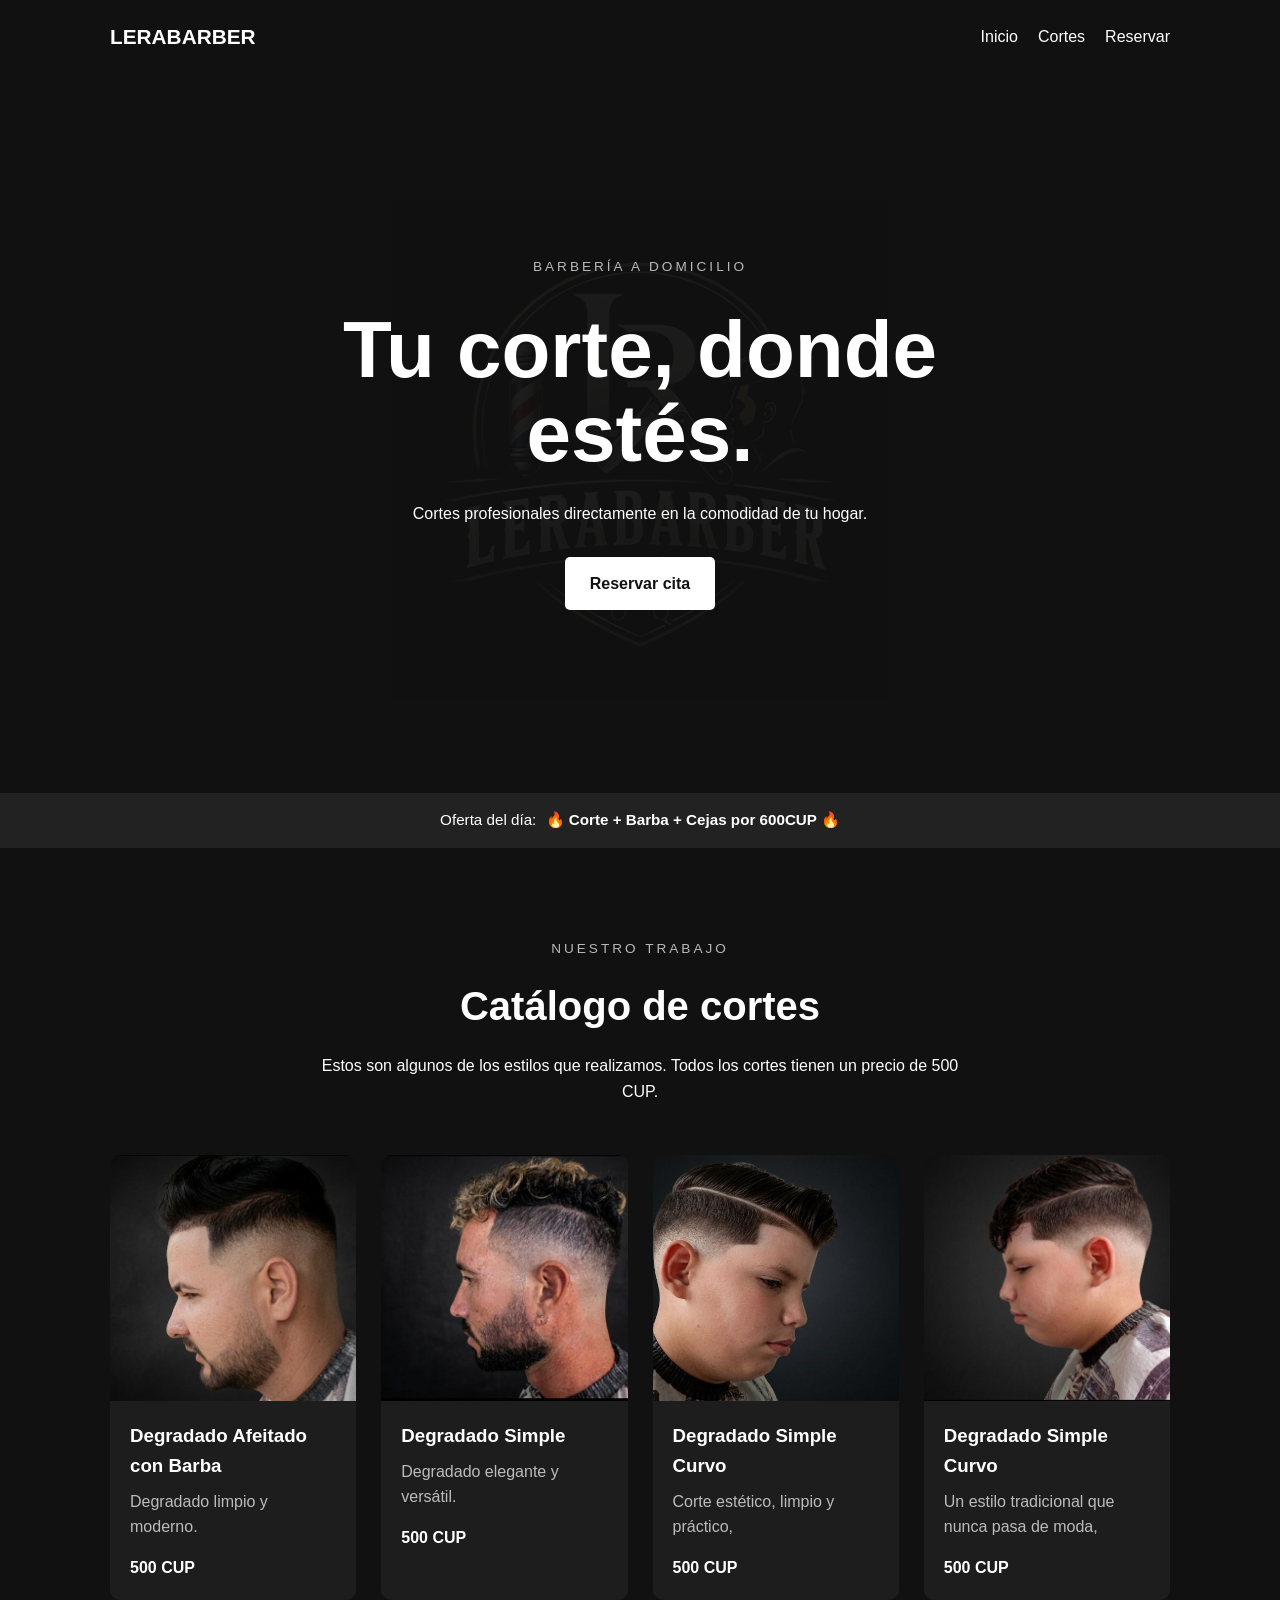
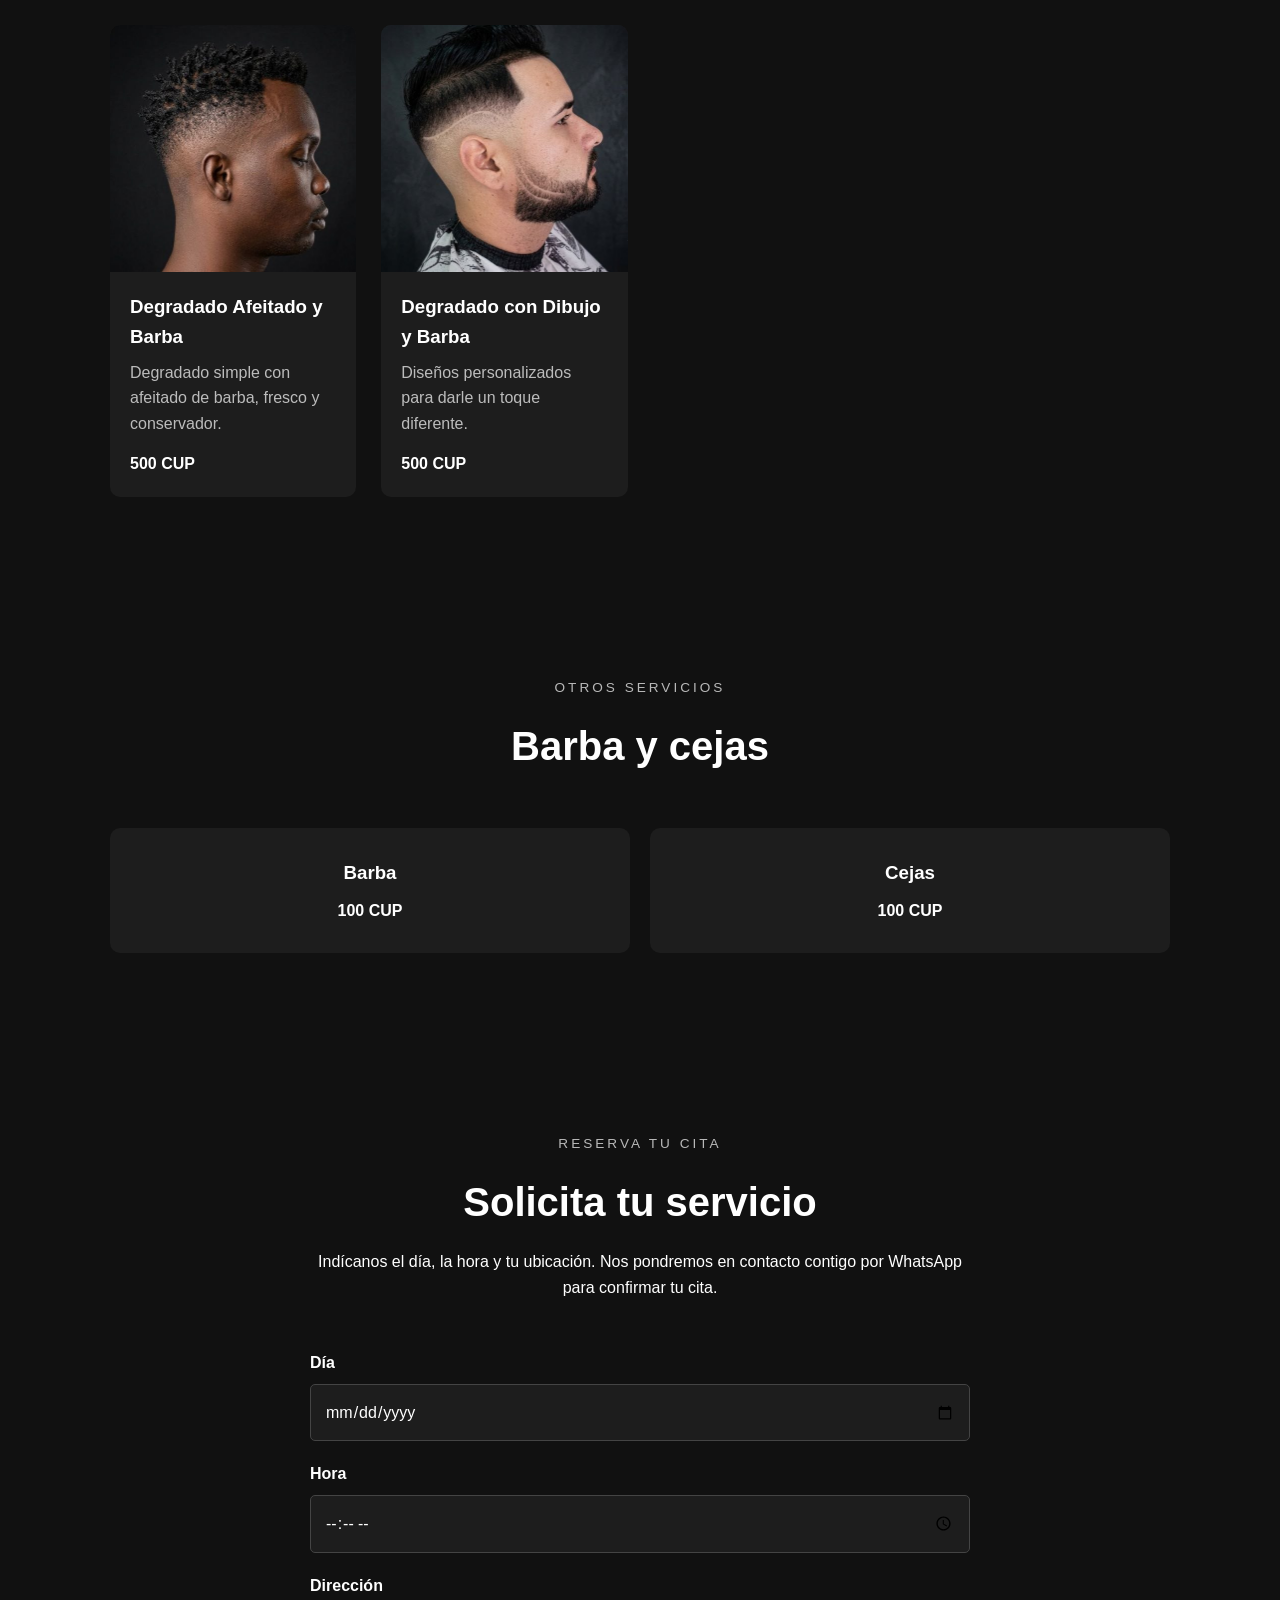
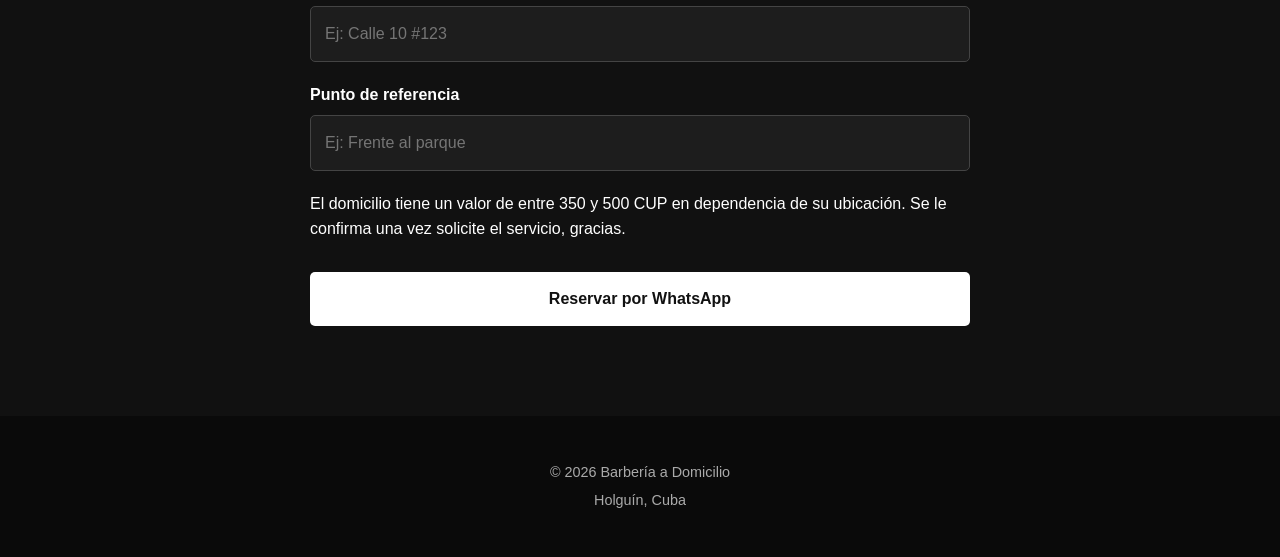
<file: index.html>
<!DOCTYPE html>
<html lang="es">
<head>
    <meta charset="UTF-8">
    <meta name="viewport" content="width=device-width, initial-scale=1.0">

    <title>Barbería a Domicilio en Holguín | LERABARBER</title>

    <meta name="description" content="Barbería a domicilio en Holguín, Cuba. Cortes de cabello profesionales, barba y cejas directamente en tu hogar. Reserva tu cita por WhatsApp.">

    <meta name="robots" content="index, follow">

    <link rel="canonical" href="https://lerabarber.yoanp7981.workers.dev/">

    <link rel="stylesheet" href="css/style.css">
    <script type="application/ld+json">
{
    "@context": "https://schema.org",
    "@type": "Barbershop",
    "name": "LERABARBER",
    "description": "Barbería a domicilio en Holguín, Cuba. Cortes de cabello, barba y cejas.",
    "url": "https://lerabarber.yoanp7981.workers.dev/",
    "telephone": "+5350158993",
    "areaServed": {
        "@type": "City",
        "name": "Holguín"
    },
    "address": {
        "@type": "PostalAddress",
        "addressLocality": "Holguín",
        "addressCountry": "CU"
    },
    "priceRange": "$$",
    "currenciesAccepted": "CUP"
}
</script>

</head>

<body>

    <!-- NAVEGACIÓN -->
    <header>
        <nav>
            <div class="logo">
                LERABARBER
            </div>

            <ul class="nav-links">
                <li><a href="#inicio">Inicio</a></li>
                <li><a href="#cortes">Cortes</a></li>
                <li><a href="#reserva">Reservar</a></li>
            </ul>
        </nav>
    </header>


    <!-- HERO / INICIO -->
    <main>

        <section id="inicio" class="hero">
            <div class="hero-content">

                <p class="hero-subtitle">
                    BARBERÍA A DOMICILIO
                </p>

                <h1>
                    Tu corte, donde estés.
                </h1>

                <p>
                    Cortes profesionales directamente en la comodidad de tu hogar.
                </p>

                <a href="#reserva" class="btn">
                    Reservar cita
                </a>

            </div>
        </section>


        <!-- OFERTA DEL DÍA -->
        <section class="daily-offer">

            <p>
                Oferta del día:
                <strong id="daily-offer-text">Próximamente</strong>
            </p>

        </section>


        <!-- CATÁLOGO -->
        <section id="cortes" class="cuts-section">

            <div class="section-header">
                <p class="section-subtitle">
                    NUESTRO TRABAJO
                </p>

                <h2>
                    Catálogo de cortes
                </h2>

                <p>
                    Estos son algunos de los estilos que realizamos.
                    Todos los cortes tienen un precio de 500 CUP.
                </p>
            </div>


            <div id="cuts-container" class="cuts-container">

                <!-- Los cortes se cargarán mediante JavaScript -->

            </div>

        </section>


        <!-- SERVICIOS -->
        <section class="services-section">

            <div class="section-header">

                <p class="section-subtitle">
                    OTROS SERVICIOS
                </p>

                <h2>
                    Barba y cejas
                </h2>

            </div>


            <div class="services-container">

                <div class="service-card">
                    <h3>Barba</h3>
                    <p>100 CUP</p>
                </div>

                <div class="service-card">
                    <h3>Cejas</h3>
                    <p>100 CUP</p>
                </div>

            </div>

        </section>


        <!-- RESERVA -->
        <section id="reserva" class="booking-section">

            <div class="section-header">

                <p class="section-subtitle">
                    RESERVA TU CITA
                </p>

                <h2>
                    Solicita tu servicio
                </h2>

                <p>
                    <p>
    Indícanos el día, la hora y tu ubicación.
    Nos pondremos en contacto contigo por WhatsApp
    para confirmar tu cita.
                </p>
                </p>

            </div>


            <form id="booking-form">

            


                <!-- FECHA -->
                <div class="form-group">

                    <label for="date">
                        Día
                    </label>

                    <input
                        type="date"
                        id="date"
                        name="date"
                        required
                    >

                </div>


                <!-- HORA -->
                <div class="form-group">

                    <label for="time">
                        Hora
                    </label>

                    <input
                        type="time"
                        id="time"
                        name="time"
                        required
                    >

                </div>


                <!-- DIRECCIÓN -->
                <div class="form-group">

                    <label for="address">
                        Dirección
                    </label>

                    <input
                        type="text"
                        id="address"
                        name="address"
                        placeholder="Ej: Calle 10 #123"
                        required
                    >

                </div>


                <!-- REFERENCIA -->
                <div class="form-group">

                    <label for="reference">
                        Punto de referencia
                    </label>

                    <input
                        type="text"
                        id="reference"
                        name="reference"
                        placeholder="Ej: Frente al parque"
                        required
                    >

                </div>
<p class="booking-notice">
    El domicilio tiene un valor de entre 350 y 500 CUP en dependencia de su ubicación.
    Se le confirma una vez solicite el servicio, gracias.
</p>

                <button type="submit" class="btn">
                    Reservar por WhatsApp
                </button>

            </form>

        </section>

    </main>


    <!-- FOOTER -->
    <footer>

        <p>
            © 2026 Barbería a Domicilio
        </p>

        <p>
            Holguín, Cuba
        </p>

    </footer>


    <!-- JAVASCRIPT -->
    <script src="js/app.js"></script>

</body>
</html>
</file>
<file: css/style.css>
/* ================================
   CONFIGURACIÓN GENERAL
================================ */

* {
    margin: 0;
    padding: 0;
    box-sizing: border-box;
}

html {
    scroll-behavior: smooth;
}

body {
    font-family: Arial, sans-serif;
    line-height: 1.6;
    background: #111;
    color: #fff;

    position: relative;
}

body::before {
    content: "";

    position: fixed;

    top: 50%;
    left: 50%;

    width: 500px;
    height: 500px;

    transform: translate(-50%, -50%);

    background-image: url("../images/logo.webp");
    background-repeat: no-repeat;
    background-position: center;
    background-size: contain;

    opacity: 0.05;

    pointer-events: none;

    z-index: -1;
}

a {
    color: inherit;
    text-decoration: none;
}

button,
input,
select {
    font: inherit;
}


/* ================================
   NAVEGACIÓN
================================ */

header {
    width: 100%;
    background: #111;
}

nav {
    max-width: 1100px;
    margin: 0 auto;
    padding: 20px;
    
    display: flex;
    justify-content: space-between;
    align-items: center;
}

.logo {
    font-size: 1.3rem;
    font-weight: bold;
}

.nav-links {
    display: flex;
    gap: 20px;
    list-style: none;
}


/* ================================
   HERO
================================ */

.hero {
    min-height: 80vh;
    padding: 80px 20px;

    display: flex;
    align-items: center;
    justify-content: center;

    text-align: center;
}

.hero-content {
    max-width: 700px;
}

.hero-subtitle,
.section-subtitle {
    font-size: 0.85rem;
    letter-spacing: 3px;
    margin-bottom: 15px;
    opacity: 0.7;
}

.hero h1 {
    font-size: clamp(2.5rem, 10vw, 5rem);
    line-height: 1.05;
    margin-bottom: 25px;
}

.hero p {
    margin-bottom: 30px;
}


/* ================================
   BOTONES
================================ */

.btn {
    display: inline-block;

    padding: 14px 25px;

    background: #fff;
    color: #111;

    border: none;
    border-radius: 5px;

    font-weight: bold;

    cursor: pointer;

    transition: transform 0.2s ease;
}

.btn:hover {
    transform: translateY(-2px);
}


/* ================================
   OFERTA DEL DÍA
================================ */

.daily-offer {
    padding: 15px 20px;

    text-align: center;

    background: #222;

    font-size: 0.95rem;
}

.daily-offer strong {
    margin-left: 5px;
}


/* ================================
   SECCIONES
================================ */

.cuts-section,
.services-section,
.booking-section {
    max-width: 1100px;
    margin: 0 auto;
    padding: 90px 20px;
}

.section-header {
    max-width: 650px;
    margin: 0 auto 50px;

    text-align: center;
}

.section-header h2 {
    font-size: 2.5rem;
    margin-bottom: 15px;
}


/* ================================
   CATÁLOGO
================================ */

.cuts-container {
    display: grid;

    grid-template-columns: repeat(
        auto-fit,
        minmax(220px, 1fr)
    );

    gap: 25px;
}

.cut-card {
    background: #1d1d1d;
    border-radius: 10px;
    overflow: hidden;
}

.cut-card img {
    width: 100%;
    aspect-ratio: 1 / 1;
    object-fit: cover;
    display: block;
}

.cut-card-content {
    padding: 20px;
}

.cut-card h3 {
    margin-bottom: 8px;
}

.cut-card p {
    opacity: 0.7;
    margin-bottom: 15px;
}

.cut-price {
    font-weight: bold;
}


/* ================================
   SERVICIOS
================================ */

.services-container {
    display: grid;

    grid-template-columns: repeat(
        auto-fit,
        minmax(200px, 1fr)
    );

    gap: 20px;
}

.service-card {
    padding: 30px 20px;

    background: #1d1d1d;

    border-radius: 10px;

    text-align: center;
}

.service-card h3 {
    margin-bottom: 10px;
}

.service-card p {
    font-weight: bold;
}


/* ================================
   RESERVA
================================ */

.booking-section {
    max-width: 700px;
}

#booking-form {
    display: flex;
    flex-direction: column;
    gap: 20px;
}

.form-group {
    display: flex;
    flex-direction: column;
    gap: 8px;
}

.form-group label {
    font-weight: bold;
}

.form-group input,
.form-group select {
    width: 100%;

    padding: 14px;

    border: 1px solid #444;
    border-radius: 5px;

    background: #1d1d1d;
    color: #fff;

    outline: none;
}

.form-group input:focus,
.form-group select:focus {
    border-color: #fff;
}

#booking-form .btn {
    margin-top: 10px;
}


/* ================================
   FOOTER
================================ */

footer {
    padding: 40px 20px;

    text-align: center;

    background: #0a0a0a;

    color: #aaa;

    font-size: 0.9rem;
}

footer p {
    margin: 5px 0;
}


/* ================================
   MÓVILES
================================ */

@media (max-width: 600px) {

    /* NAVEGACIÓN */

    nav {
        padding: 15px 20px;

        flex-direction: column;
        gap: 15px;
    }

    .nav-links {
        gap: 20px;

        font-size: 0.9rem;
    }


    /* HERO */

    .hero {
        min-height: 70vh;
        padding: 60px 20px;
    }

    .hero h1 {
        font-size: 2.8rem;
    }


    /* SECCIONES */

    .cuts-section,
    .services-section,
    .booking-section {
        padding: 70px 20px;
    }

    .section-header h2 {
        font-size: 2rem;
    }


    /* CATÁLOGO */

    .cuts-container {
        grid-template-columns: 1fr;
    }


    /* SERVICIOS */

    .services-container {
        grid-template-columns: 1fr;
    }


    /* FORMULARIO */

    .form-group input,
    .form-group select {
        padding: 16px;
    }

    #booking-form .btn {
        width: 100%;
        padding: 16px;
    }


    /* MARCA DE AGUA */

    body::before {
        width: 350px;
        height: 350px;
    }
.booking-notice {
    margin: 20px 0;
    padding: 15px;
    font-size: 0.9rem;
    line-height: 1.5;
    text-align: center;
    opacity: 0.85;
}
}
</file>
